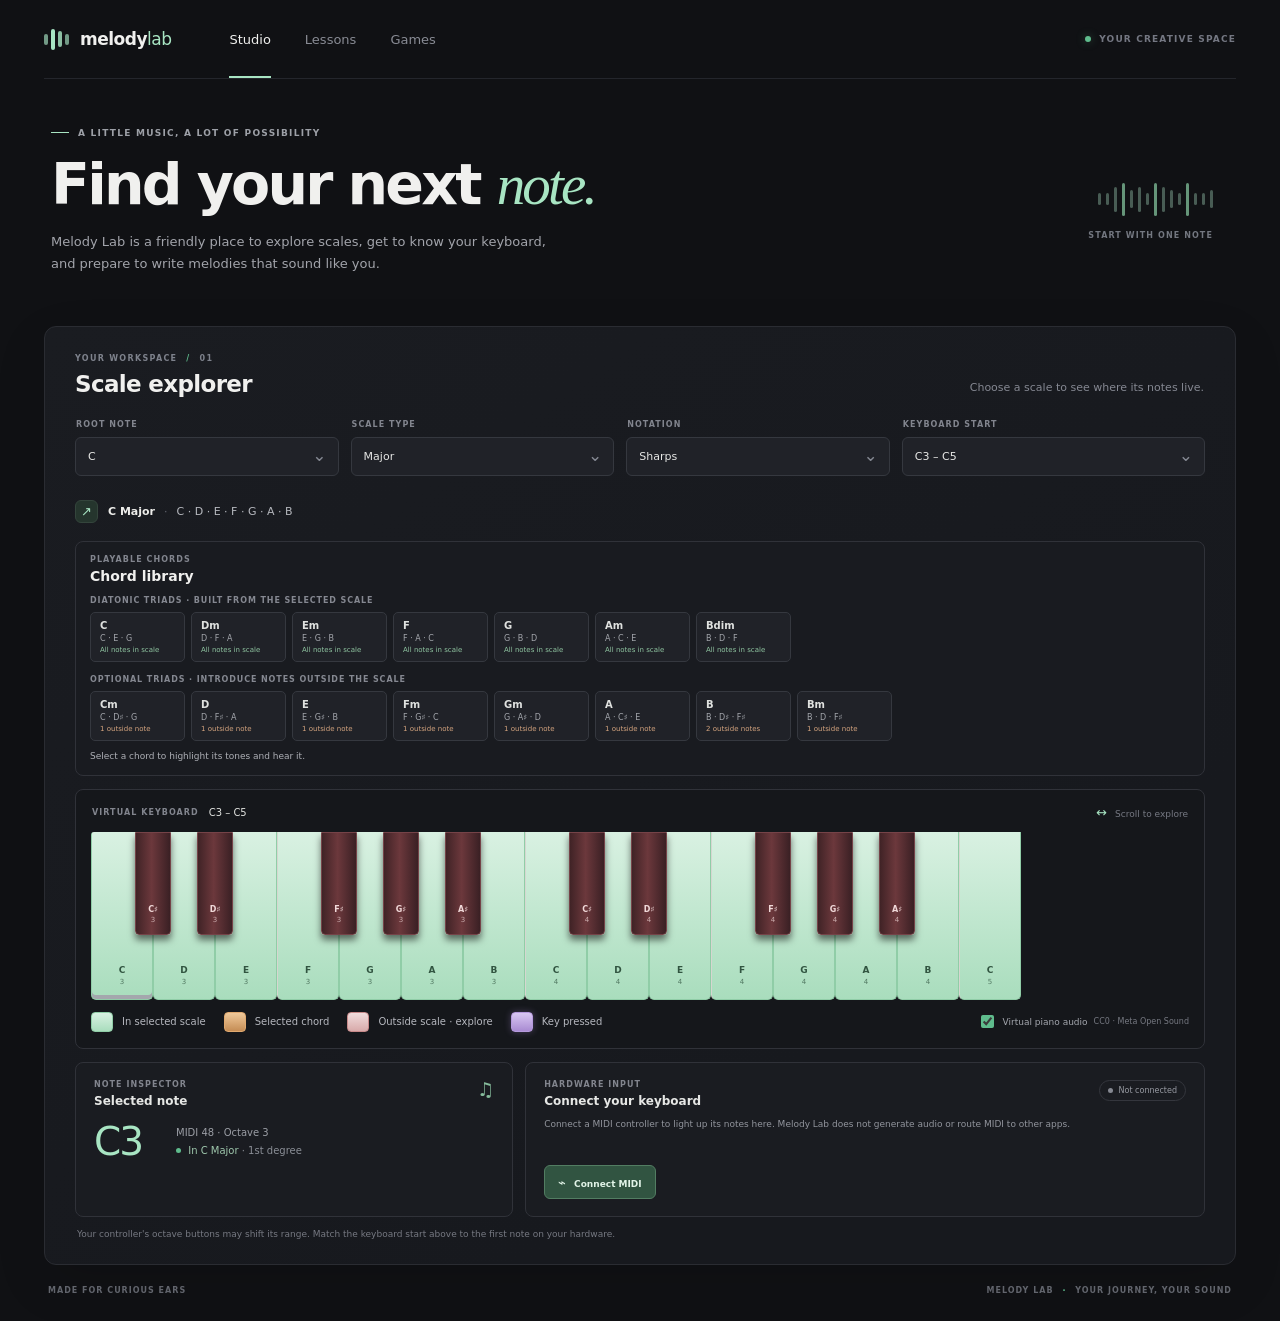
<file: index.html>
<!doctype html>
<html lang="en">
<head>
	<meta charset="utf-8">
	<meta name="viewport" content="width=device-width, initial-scale=1">
	<meta name="theme-color" content="#101114">
	<meta name="description" content="Explore musical scales and keyboard notes with Melody Lab.">
	<title>Melody Lab — Find your next note</title>
	<link rel="stylesheet" href="melodylab.css">
	<link rel="stylesheet" href="game 1/note-runner.css">
	<link rel="stylesheet" href="ear_training/ear-training.css">
	<script src="melodylab.js" defer></script>
	<script src="game 1/note-runner.js" defer></script>
	<script src="ear_training/ear-training.js" defer></script>
</head>
<body>
	<div class="app-shell">
		<header class="topbar">
			<a class="brand" href="#home" aria-label="Melody Lab home">
				<span class="brand-mark" aria-hidden="true"><span></span><span></span><span></span><span></span></span>
				<span>melody<span class="brand-light">lab</span></span>
			</a>
			<nav class="top-nav" aria-label="Main navigation">
				<a class="nav-link active" href="#studio" id="studio-nav">Studio</a>
				<a class="nav-link" href="#keyboard-explorer" id="lessons-nav">Lessons</a>
				<a class="nav-link" href="#games" id="games-nav">Games</a>
			</nav>
			<div class="topbar-note"><span class="status-dot"></span> YOUR CREATIVE SPACE</div>
		</header>

		<main id="home">
			<section class="hero" aria-labelledby="hero-title">
				<div class="hero-copy">
					<p class="eyebrow"><span class="eyebrow-line"></span> A LITTLE MUSIC, A LOT OF POSSIBILITY</p>
					<h1 id="hero-title">Find your next <em>note.</em></h1>
					<p class="hero-description">Melody Lab is a friendly place to explore scales, get to know your keyboard, and prepare to write melodies that sound like you.</p>
				</div>
				<div class="hero-side" aria-hidden="true">
					<div class="sound-wave"><i></i><i></i><i></i><i></i><i></i><i></i><i></i><i></i><i></i><i></i><i></i><i></i><i></i><i></i><i></i></div>
					<span>START WITH ONE NOTE</span>
				</div>
			</section>

			<section class="game-hub" id="games" hidden aria-labelledby="game-title">
				<div class="game-lobby" id="game-lobby">
					<div class="game-heading-row">
						<div><p class="eyebrow section-kicker">GAME 01 <span class="kicker-dot">/</span> MUSICAL PLATFORMER</p><h2 id="game-title">Note Runner</h2><p class="game-intro">The trail keeps moving. Read each note tile and play that note on your MIDI keyboard to collect, climb, spring, and shield your way forward.</p></div>
						<div class="game-art-mark" aria-hidden="true"><span>♪</span><i></i><i></i><i></i></div>
					</div>
					<div class="game-lobby-grid">
						<div class="game-brief">
							<span class="micro-label">HOW TO PLAY</span>
							<div class="brief-item"><b>01</b><span>Your runner moves automatically through the forest.</span></div>
							<div class="brief-item"><b>02</b><span>When a note tile is close, play its note in any octave.</span></div>
							<div class="brief-item"><b>03</b><span>Click the shared virtual keyboard below if you do not have MIDI connected.</span></div>
							<p class="game-no-audio">Melody Lab listens for MIDI notes but does not play them or change audio routing.</p>
						</div>
						<div class="game-setup">
							<label class="practice-toggle"><input type="checkbox" id="runner-practice" checked><span class="toggle-track" aria-hidden="true"></span><span><strong>Beginner Practice</strong><small>Keep health and hunger from interrupting play</small></span></label>
							<label class="game-select-field" for="runner-notation"><span class="control-label">NOTE SPELLING</span><span class="select-wrap"><select id="runner-notation"><option value="sharp">Prefer sharps · C♯</option><option value="flat">Prefer flats · D♭</option></select><span class="select-chevron" aria-hidden="true">⌄</span></span></label>
							<div class="game-midi-line"><span class="midi-status-badge" id="runner-midi-badge"><i></i><span id="runner-midi-status">Not connected</span></span><button class="text-button" id="runner-midi-connect" type="button">Connect MIDI</button></div>
							<button class="primary-button game-start-button" id="runner-start" type="button">Start Game <span aria-hidden="true">→</span></button>
							<button class="text-button return-link" id="runner-return-lobby" type="button">Return to Melody Lab</button>
						</div>
					</div>
					<aside class="game-discovery" aria-label="More games">
						<div>
							<span class="micro-label">A NEW ADVENTURE</span>
							<h3>The Lost Little Note</h3>
							<p>Listen for hidden piano notes, mend the Silent Bridge, and help Mumo find the way home.</p>
						</div>
						<button class="primary-button" id="lost-note-open" type="button">Visit Soundwood <span aria-hidden="true">→</span></button>
					</aside>
				</div>

				<div class="game-session" id="game-session" hidden>
					<div class="game-session-top"><div><span class="live-indicator"></span><strong>NOTE RUNNER</strong><span class="session-mode" id="runner-mode-label">BEGINNER PRACTICE</span></div><div class="game-session-actions"><button class="game-icon-button" id="runner-mute" type="button" aria-label="Mute footsteps" aria-pressed="false" title="Mute footsteps">♪</button><button class="game-icon-button" id="runner-restart" type="button" aria-label="Restart game" title="Restart">↻</button><button class="secondary-button return-game" id="runner-return" type="button">Return to Melody Lab</button></div></div>
					<div class="runner-hud" aria-label="Game status">
						<div class="hud-meter"><span>HEALTH</span><div class="meter-track"><i id="hud-health"></i></div><b id="hud-health-value">100</b></div>
						<div class="hud-meter"><span>HUNGER</span><div class="meter-track"><i id="hud-hunger"></i></div><b id="hud-hunger-value">100</b></div>
						<div class="hud-meter power-meter"><span>POWER</span><div class="meter-track"><i id="hud-power"></i></div><b id="hud-power-value">0</b></div>
						<div class="hud-score"><span>SCORE</span><b id="hud-score-value">000000</b></div>
					</div>
					<div class="runner-frame" id="runner-frame"><canvas id="runner-canvas" aria-label="Note Runner game. The character runs automatically; play the note shown on nearby tiles to interact."></canvas><div class="runner-overlay" id="runner-gameover" hidden><span class="micro-label">RUN ENDED</span><h3>Take a breath.</h3><p id="runner-gameover-copy">Your runner needs a rest.</p><button class="primary-button" id="runner-restart-overlay" type="button">Run again <span aria-hidden="true">↻</span></button></div></div>
					<p class="runner-target" id="runner-target" aria-live="polite">Watch for the next note tile.</p>
					<div class="runner-message-row"><p class="runner-feedback" id="runner-feedback" aria-live="polite">Ready when you are.</p><p class="runner-midi-detail" id="runner-midi-detail">Matching notes in any octave</p></div>
					<div class="game-keyboard-heading"><span class="micro-label">VIRTUAL KEYBOARD FALLBACK</span><span>Click a note tile’s pitch if you’re not using MIDI.</span></div>
					<div id="game-keyboard-mount"></div>
				</div>

				<section class="lost-note-game" id="lost-note-game" hidden aria-labelledby="lost-note-title">
					<div class="lost-note-heading">
						<div>
							<p class="eyebrow section-kicker">GAME 02 <span class="kicker-dot">/</span> EAR TRAINING ADVENTURE</p>
							<h2 id="lost-note-title">The Lost Little Note</h2>
						</div>
						<button class="text-button" id="lost-note-return" type="button">Back to Games <span aria-hidden="true">↗</span></button>
					</div>

					<div class="lost-note-scene" id="lost-note-scene" role="img" aria-label="A forest at sunset, with the Silent Bridge over a river">
						<div class="lost-note-bridge" id="lost-note-bridge" aria-hidden="true"></div>
						<div class="lost-note-mumo" id="lost-note-mumo" data-mood="idle" aria-hidden="true">
							<img src="ear_training/Mumo.png" alt="">
						</div>
					</div>
					<div class="lost-note-scene-caption">
						<span id="lost-note-scene-message" aria-live="polite">Mumo is waiting across the Silent Bridge.</span>
						<span id="lost-note-plank-count">0 planks restored</span>
					</div>

					<div class="lost-note-phase" id="lost-note-intro">
						<p class="micro-label">A WOODLAND TALE</p>
						<p class="lost-note-story">Somewhere in the woods of Soundwood, Mumo is stranded beyond the Silent Bridge. The bridge responds to music, but its path has vanished. Listen carefully, discover the hidden notes, and rebuild the bridge to bring Mumo home.</p>
						<div class="lost-note-actions">
							<button class="primary-button" id="lost-note-start" type="button">Start Adventure <span aria-hidden="true">→</span></button>
							<button class="secondary-button" id="lost-note-skip" type="button" hidden>Skip the story</button>
						</div>
					</div>

					<div class="lost-note-phase" id="lost-note-learn" hidden>
						<div class="lost-note-level-header">
							<div>
								<p class="micro-label" id="lost-note-level-label">LEVEL 1 · LEARN</p>
								<h3 id="lost-note-level-title">First Footsteps</h3>
								<p class="lost-note-objective" id="lost-note-level-objective"></p>
							</div>
							<div class="lost-note-best" id="lost-note-best"></div>
						</div>
						<div class="lost-note-levels" id="lost-note-levels" aria-label="Adventure levels"></div>
						<p class="lost-note-listen-hint">Each key has its own musical identity. Replay these notes as often as you like; learn to recognize their sound, not just where they sit on the keyboard.</p>
						<div class="lost-note-lessons" id="lost-note-lessons"></div>
						<p class="lost-note-feedback" id="lost-note-learn-feedback" aria-live="polite"></p>
						<div class="lost-note-actions">
							<button class="primary-button" id="lost-note-begin-round" type="button">Start listening round <span aria-hidden="true">→</span></button>
						</div>
					</div>

					<div class="lost-note-phase" id="lost-note-round" hidden>
						<div class="lost-note-round-header">
							<div>
								<p class="micro-label" id="lost-note-round-level">LEVEL 1</p>
								<h3>Listen for the hidden note</h3>
							</div>
							<div class="lost-note-round-meters">
								<span id="lost-note-question-count">Question 1 of 5</span>
								<span id="lost-note-score">Score 0</span>
								<span id="lost-note-chances">Chances 3</span>
							</div>
						</div>
						<div class="lost-note-progress" role="progressbar" id="lost-note-progress" aria-label="Bridge repair progress" aria-valuemin="0" aria-valuemax="5" aria-valuenow="0"><span id="lost-note-progress-fill"></span></div>
						<p class="lost-note-feedback" id="lost-note-feedback" aria-live="polite">Listen closely, then choose the note you heard.</p>
						<div class="lost-note-question-actions">
							<button class="secondary-button" id="lost-note-replay" type="button">Replay note <span aria-hidden="true">↻</span></button>
							<button class="text-button" id="lost-note-midi-connect" type="button">Connect MIDI</button>
							<span id="lost-note-midi-hint">Or play the exact note on your connected MIDI keyboard.</span>
						</div>
						<div class="lost-note-choices" id="lost-note-choices" role="group" aria-label="Choose the note you heard"></div>
						<div class="lost-note-actions">
							<button class="primary-button" id="lost-note-next" type="button" hidden>Next note <span aria-hidden="true">→</span></button>
						</div>
					</div>

					<div class="lost-note-phase" id="lost-note-result" hidden aria-live="polite">
						<p class="micro-label" id="lost-note-result-label">ROUND COMPLETE</p>
						<h3 id="lost-note-result-title"></h3>
						<p id="lost-note-result-copy"></p>
						<div class="lost-note-result-stats" id="lost-note-result-stats"></div>
						<div class="lost-note-actions">
							<button class="primary-button" id="lost-note-next-level" type="button" hidden>Continue adventure <span aria-hidden="true">→</span></button>
							<button class="secondary-button" id="lost-note-retry" type="button">Try this level again</button>
							<button class="text-button" id="lost-note-level-select" type="button">Choose a level</button>
						</div>
					</div>
				</section>
			</section>

			<section class="lesson-shell" id="keyboard-explorer" hidden aria-labelledby="lesson-title">
				<div class="lesson-catalog" aria-label="Lessons"><button class="secondary-button" id="open-keyboard-lesson" type="button">Keyboard Explorer</button><button class="secondary-button" id="open-chord-lesson" type="button">Lo-fi Chord Practice · Triads</button></div>
				<div class="lesson-topline">
					<div><p class="eyebrow section-kicker"><span id="lesson-number">LESSON 01</span> <span class="kicker-dot">/</span> <span id="lesson-topic">KEYBOARD FUNDAMENTALS</span></p><h2 id="lesson-title">Keyboard Explorer</h2></div>
					<button class="text-button" id="lesson-exit" type="button">Exit lesson <span aria-hidden="true">×</span></button>
				</div>
				<div class="chord-lesson" id="chord-lesson" hidden>
					<div class="lesson-progress-row">
						<span class="lesson-progress-label">LESSON 02 · LO-FI CHORD PRACTICE</span>
						<span class="lesson-progress-count" id="chord-lesson-count">Exercise 1 of 1</span>
					</div>
					<div class="progress-track chord-progress-track" role="progressbar" id="chord-progress" aria-label="Chord practice progress" aria-valuemin="0" aria-valuemax="1" aria-valuenow="0"><span id="chord-progress-fill"></span></div>
					<div class="chord-practice-card">
						<div class="chord-practice-main">
							<p class="lesson-step-number" id="chord-exercise-label">STAGE 01 · MAJOR AND MINOR TRIADS</p>
							<h3 id="chord-exercise-title">Listen, then build a chord</h3>
							<p id="chord-exercise-description">Choose a root and scale in the Scale Explorer, then learn a chord from those notes.</p>
							<div class="chord-note-row" id="chord-target-notes" aria-label="Notes to play"></div>
							<p class="chord-practice-feedback" id="chord-practice-feedback" aria-live="polite">Listen to the demonstration, then play each highlighted note on the shared keyboard or your MIDI controller.</p>
							<p class="chord-practical-tip" id="chord-practical-tip"></p>
						</div>
						<div class="chord-practice-actions">
							<span class="micro-label">HEAR THE VOICING</span>
							<button class="secondary-button" id="chord-demonstrate" type="button">Play held chord <span aria-hidden="true">♪</span></button>
							<button class="secondary-button" id="chord-broken-demo" type="button">Play broken chord <span aria-hidden="true">↗</span></button>
							<div class="chord-action-divider"></div>
							<button class="text-button" id="chord-reset" type="button">Restart practice <span aria-hidden="true">↻</span></button>
							<button class="primary-button" id="chord-next" type="button" disabled>Next chord <span aria-hidden="true">→</span></button>
						</div>
					</div>
					<p class="chord-range-note">Each exercise uses a close, three-note voicing inside the displayed 25-key range. Match your controller’s octave to <strong>Keyboard Start</strong> above; later stages can explore inversions, sevenths, rhythm, and wider two-hand voicings.</p>
				</div>

				<div class="tour-view" id="tour-view">
					<div class="lesson-progress-row">
						<span class="lesson-progress-label" id="tour-progress-label">GETTING STARTED</span>
						<span class="lesson-progress-count" id="tour-progress-count">Ready <span>/ 7</span></span>
					</div>
					<div class="progress-track" role="progressbar" id="tour-progress" aria-label="Lesson progress" aria-valuemin="0" aria-valuemax="7" aria-valuenow="0"><span id="tour-progress-fill"></span></div>
					<div class="lesson-content" aria-live="polite">
						<div class="lesson-step-marker" id="lesson-step-marker">♪</div>
						<div class="lesson-copy">
							<p class="lesson-step-number" id="lesson-step-number">A GUIDED TOUR</p>
							<h3 id="lesson-step-title">Welcome to Keyboard Explorer</h3>
							<p id="lesson-step-description">Let’s explore your keyboard and discover how notes are organized. You can use a connected MIDI controller to try the activities, or use the virtual keyboard below.</p>
							<div class="lesson-callout" id="lesson-callout">No controller? No problem. Every lesson activity can be completed with a click on the virtual keys.</div>
							<div class="lesson-visual" id="lesson-visual" aria-label="Lesson visual demonstration"></div>
							<p class="lesson-task" id="lesson-task" aria-live="polite"></p>
						</div>
					</div>
					<div class="lesson-controls">
						<button class="secondary-button" id="tour-back" type="button" disabled><span aria-hidden="true">←</span> Back</button>
						<span class="interaction-hint" id="tour-hint">Take your time; the keyboard below is part of the lesson.</span>
						<button class="primary-button" id="tour-next" type="button">Start Tour <span aria-hidden="true">→</span></button>
					</div>
				</div>

				<div class="assessment-view" id="assessment-view" hidden>
					<div class="lesson-progress-row">
						<span class="lesson-progress-label">CHECK YOUR UNDERSTANDING</span>
						<span class="lesson-progress-count">10 questions <span>· 100 points</span></span>
					</div>
					<div class="assessment-intro"><div><p class="lesson-step-number">ASSESSMENT <span>·</span> UNTIMED</p><h3>Keyboard Explorer check-in</h3><p>Ten questions, 10 points each. Score 90 to pass. Take all the time you need.</p></div><span class="assessment-score-mark" aria-hidden="true">10<span>×</span></span></div>
					<div class="question-list" id="question-list"></div>
					<div class="practical-question" id="practical-question">
						<div class="question-heading"><span class="question-number">10</span><div><h4>Find a C on the keyboard</h4><p>Select any C key below. A connected controller works too.</p></div><span class="question-points">10 PTS</span></div>
						<p class="practical-status" id="practical-status" aria-live="polite">Waiting for you to select a C key.</p>
					</div>
					<div class="assessment-actions">
						<button class="secondary-button" id="assessment-back" type="button"><span aria-hidden="true">←</span> Back to tour</button>
						<button class="primary-button" id="submit-assessment" type="button" disabled>Submit answers <span aria-hidden="true">→</span></button>
					</div>
					<div class="assessment-result" id="assessment-result" hidden aria-live="polite"></div>
				</div>
			</section>

			<section class="studio-card" id="studio" aria-labelledby="studio-title">
				<div class="section-heading">
					<div>
						<p class="eyebrow section-kicker">YOUR WORKSPACE <span class="kicker-dot">/</span> 01</p>
						<h2 id="studio-title">Scale explorer</h2>
					</div>
					<p class="section-hint">Choose a scale to see where its notes live.</p>
				</div>

				<div class="control-row" aria-label="Scale and keyboard settings">
					<label class="control-field">
						<span class="control-label">ROOT NOTE</span>
						<span class="select-wrap"><select id="root-select" aria-label="Root note"></select><span class="select-chevron" aria-hidden="true">⌄</span></span>
					</label>
					<label class="control-field">
						<span class="control-label">SCALE TYPE</span>
						<span class="select-wrap"><select id="scale-select" aria-label="Scale type"><option value="major">Major</option></select><span class="select-chevron" aria-hidden="true">⌄</span></span>
					</label>
					<label class="control-field">
						<span class="control-label">NOTATION</span>
						<span class="select-wrap"><select id="notation-select" aria-label="Note spelling"><option value="sharp">Sharps</option><option value="flat">Flats</option></select><span class="select-chevron" aria-hidden="true">⌄</span></span>
					</label>
					<label class="control-field range-field">
						<span class="control-label">KEYBOARD START</span>
						<span class="select-wrap"><select id="octave-select" aria-label="Keyboard starting octave"></select><span class="select-chevron" aria-hidden="true">⌄</span></span>
					</label>
				</div>

				<div class="scale-summary" aria-live="polite">
					<span class="scale-summary-mark" aria-hidden="true">↗</span>
					<span><strong id="scale-summary-title">C Major</strong><span class="summary-divider">·</span><span id="scale-notes">C · D · E · F · G · A · B</span></span>
				</div>
				<span id="keyboard-home-anchor" hidden></span>

				<section class="chord-library" aria-labelledby="chord-library-title">
					<div class="chord-library-heading">
						<div><span class="micro-label">PLAYABLE CHORDS</span><h3 id="chord-library-title">Chord library</h3></div>
					</div>
					<p class="chord-group-label">DIATONIC TRIADS · BUILT FROM THE SELECTED SCALE</p>
					<div class="chord-options" id="chord-options" aria-label="Chords whose notes are all in the selected scale"></div>
					<p class="chord-group-label optional-chord-label">OPTIONAL TRIADS · INTRODUCE NOTES OUTSIDE THE SCALE</p>
					<div class="chord-options" id="optional-chord-options" aria-label="Optional major and minor chords with outside notes"></div>
					<p class="chord-selection" id="chord-selection" aria-live="polite">Select a chord to highlight its tones and hear it.</p>
				</section>

				<div class="keyboard-panel">
					<div class="keyboard-meta">
						<div>
							<span class="micro-label">VIRTUAL KEYBOARD</span>
							<span class="keyboard-range" id="keyboard-range">C3 – C5</span>
						</div>
						<div class="keyboard-hint"><span class="scroll-glyph" aria-hidden="true">↔</span> Scroll to explore</div>
					</div>
					<div class="keyboard-scroll" id="keyboard-scroll" tabindex="0" aria-label="Scrollable virtual piano keyboard">
						<div class="keyboard" id="keyboard" role="group" aria-label="25-note virtual keyboard"></div>
					</div>
					<div class="keyboard-legend" aria-label="Keyboard legend">
						<span class="legend-item"><i class="legend-swatch in-scale"></i> In selected scale</span>
						<span class="legend-item"><i class="legend-swatch chord-tone"></i> Selected chord</span>
						<span class="legend-item"><i class="legend-swatch out-scale"></i> Outside scale · explore</span>
						<span class="legend-item"><i class="legend-swatch pressed"></i> Key pressed</span>
						<label class="keyboard-audio-toggle" title="Meta Open Sound piano samples are CC0 1.0 Universal"><input id="keyboard-audio-enabled" type="checkbox" checked><span>Virtual piano audio</span><span class="audio-attribution">CC0 · Meta Open Sound</span></label>
					</div>
				</div>

				<div class="bottom-grid">
					<section class="note-card" aria-labelledby="note-card-title">
						<div class="card-heading">
							<div><span class="micro-label">NOTE INSPECTOR</span><h3 id="note-card-title">Selected note</h3></div>
							<span class="inspector-icon" aria-hidden="true">♫</span>
						</div>
						<div class="note-reading" aria-live="polite">
							<span class="big-note" id="note-name">C3</span>
							<div class="note-details">
								<span id="note-midi">MIDI 48</span>
								<span class="scale-membership" id="note-membership"><i></i> In C Major <span class="degree-label">· 1st degree</span></span>
							</div>
						</div>
					</section>

					<section class="midi-card" aria-labelledby="midi-title">
						<div class="midi-card-top">
							<div class="card-heading">
								<div><span class="micro-label">HARDWARE INPUT</span><h3 id="midi-title">Connect your keyboard</h3></div>
							</div>
							<span class="midi-status-badge" id="midi-status-badge"><i></i><span id="midi-status">Not connected</span></span>
						</div>
						<p class="midi-description" id="midi-description">Connect a MIDI controller to light up its notes here. Melody Lab does not generate audio or route MIDI to other apps.</p>
						<div class="midi-controls">
							<label class="device-picker" id="device-picker-wrap">
								<span class="sr-only">MIDI input device</span>
								<select id="midi-device-select" aria-label="MIDI input device" disabled><option value="">No device selected</option></select>
							</label>
							<button class="connect-button" id="connect-midi" type="button"><span class="midi-button-icon" aria-hidden="true">⌁</span> Connect MIDI</button>
						</div>
					</section>
				</div>
				<p class="keyboard-footnote">Your controller's octave buttons may shift its range. Match the keyboard start above to the first note on your hardware.</p>
			</section>

			<footer class="page-footer"><span>MADE FOR CURIOUS EARS</span><span>MELODY LAB <i>·</i> YOUR JOURNEY, YOUR SOUND</span></footer>
		</main>
	</div>
</body>
</html>
</file>
<file: melodylab.css>
:root {
	color-scheme: dark;
	--page: #101114;
	--panel: #181a1f;
	--panel-raised: #1d2026;
	--line: #2b2e35;
	--text: #f0f0ee;
	--muted: #92959e;
	--faint: #666a74;
	--mint: #a8e5c3;
	--mint-dark: #5fbc8d;
	--warm: #e8bc86;
	--white-key-width: 62px;
	font-family: Inter, ui-sans-serif, system-ui, -apple-system, BlinkMacSystemFont, "Segoe UI", sans-serif;
	font-synthesis: none;
	text-rendering: optimizeLegibility;
}

* { box-sizing: border-box; }
html { min-width: 320px; scroll-behavior: smooth; }
body { margin: 0; background: var(--page); color: var(--text); }
button, select { font: inherit; }
button:focus-visible, select:focus-visible, a:focus-visible, .keyboard-scroll:focus-visible { outline: 2px solid var(--mint); outline-offset: 3px; }
.app-shell { width: min(1192px, calc(100% - 64px)); margin: 0 auto; }
.topbar { min-height: 78px; display: flex; align-items: center; border-bottom: 1px solid #24262c; gap: 58px; }
.brand { display: inline-flex; align-items: center; gap: 11px; text-decoration: none; color: var(--text); font-weight: 720; font-size: 17px; letter-spacing: -.5px; white-space: nowrap; }
.brand-light { color: var(--mint); font-weight: 520; }
.brand-mark { height: 24px; display: flex; align-items: center; gap: 3px; }
.brand-mark span { display: block; width: 4px; border-radius: 4px; background: var(--mint); }
.brand-mark span:nth-child(1), .brand-mark span:nth-child(4) { height: 11px; opacity: .65; }
.brand-mark span:nth-child(2) { height: 21px; }.brand-mark span:nth-child(3) { height: 16px; opacity: .82; }
.top-nav { display: flex; align-items: center; gap: 34px; height: 100%; }
.nav-link { position: relative; display: inline-flex; align-items: center; gap: 7px; height: 78px; color: #888b94; text-decoration: none; font-size: 13px; font-weight: 540; white-space: nowrap; }
.nav-link.active { color: var(--text); }
.nav-link.active::after { position: absolute; content: ""; bottom: 0; left: 0; right: 0; height: 2px; background: var(--mint); }
.soon-link span { padding: 3px 5px; border: 1px solid #34363c; border-radius: 4px; color: #777a84; font-size: 8px; letter-spacing: .6px; }
.topbar-note { display: flex; align-items: center; gap: 8px; margin-left: auto; color: #747782; font-size: 9px; font-weight: 650; letter-spacing: 1.15px; }
.status-dot { width: 6px; height: 6px; border-radius: 50%; background: var(--mint-dark); box-shadow: 0 0 10px #5fbc8d66; }
.hero { display: flex; align-items: center; justify-content: space-between; min-height: 247px; padding: 39px 7px 40px; }
.eyebrow { display: flex; align-items: center; gap: 9px; margin: 0 0 17px; color: #9da0a7; font-size: 9px; font-weight: 680; letter-spacing: 1.25px; }
.eyebrow-line { width: 18px; height: 1px; background: var(--mint); }
h1 { margin: 0; font-size: clamp(39px, 5.2vw, 57px); line-height: 1.05; font-weight: 570; letter-spacing: -2.8px; }
h1 em { color: var(--mint); font-family: Georgia, "Times New Roman", serif; font-weight: 400; }
.hero-description { max-width: 515px; margin: 16px 0 0; color: #a2a4ab; font-size: 13px; line-height: 1.75; }
.hero-side { align-self: center; min-width: 230px; display: flex; flex-direction: column; align-items: flex-end; gap: 13px; padding: 26px 16px 10px 0; color: #737780; font-size: 8px; font-weight: 650; letter-spacing: 1.1px; }
.sound-wave { height: 37px; display: flex; align-items: center; gap: 5px; }
.sound-wave i { width: 3px; border-radius: 4px; background: #566f64; height: 12px; opacity: .8; }
.sound-wave i:nth-child(3n) { height: 25px; }.sound-wave i:nth-child(4n) { height: 33px; background: #7bb692; }.sound-wave i:nth-child(5n) { height: 18px; }
.studio-card { padding: 27px 30px 22px; border: 1px solid #2a2c32; border-radius: 12px; background: linear-gradient(145deg, #1a1c21, #17191e 72%); box-shadow: 0 18px 52px #0000001a; }
.section-heading { display: flex; align-items: flex-end; justify-content: space-between; gap: 20px; }
.section-kicker { margin-bottom: 8px; font-size: 8px; color: #7e828c; letter-spacing: 1.3px; }
.kicker-dot { color: var(--mint-dark); }
.lesson-shell { margin: 2px 0 25px; padding: 22px 2px 0; border-top: 1px solid #292b31; }
.lesson-catalog { display:flex; gap:8px; margin:0 0 17px; }.lesson-catalog button { cursor:pointer; }
.chord-practice-card { display:grid; grid-template-columns:minmax(0,1fr) 215px; gap:25px; margin:17px 0 0; padding:22px; border:1px solid #38352f; border-radius:9px; background:radial-gradient(ellipse at top left,#292720,#1b1c20 65%); }
.chord-practice-main h3 { margin:0; color:#f0f0ee; font-size:21px; font-weight:560; letter-spacing:-.45px; }
.chord-practice-main > p:not(.lesson-step-number) { margin:9px 0 0; color:#b3b1aa; font-size:12px; line-height:1.7; }
.chord-note-row { display:flex; flex-wrap:wrap; gap:8px; margin:15px 0; }
.chord-note-target { display:flex; min-width:90px; flex-direction:column; gap:4px; padding:9px 11px; border:1px solid #4b493f; border-radius:6px; background:#24231f; transition:background .15s,border-color .15s; }
.chord-note-target strong { color:#f0d7b7; font-size:13px; }.chord-note-target span { color:#99958d; font-size:9px; }
.chord-note-target.complete { border-color:#4f8c68; background:#22372b; }.chord-note-target.complete strong { color:var(--mint); }
.chord-practice-main > .chord-practice-feedback { min-height:36px; padding:9px 11px; border-left:2px solid var(--warm); background:#24231f; color:#d4bd99; }
.chord-practice-main > .chord-practical-tip { color:#a5bba9; font-size:10px; }
.chord-practice-actions { display:flex; flex-direction:column; align-items:stretch; gap:9px; padding:3px 0; }
.chord-practice-actions .micro-label { margin-bottom:2px; color:#a19d92; }
.chord-practice-actions button { justify-content:center; min-height:37px; cursor:pointer; }
.chord-action-divider { height:1px; margin:4px 0; background:#393a3b; }
.chord-range-note { margin:0 2px 3px; color:#888b92; font-size:9px; line-height:1.6; }.chord-range-note strong { color:#c6c8c8; font-weight:550; }
.lesson-topline { display: flex; align-items: flex-start; justify-content: space-between; gap: 16px; }
.lesson-topline .section-kicker { margin-bottom: 8px; }
.text-button { padding: 7px 0; border: 0; background: transparent; color: #9699a1; font-size: 11px; cursor: pointer; }
.text-button:hover { color: var(--text); }.text-button span { padding-left: 5px; font-size: 15px; }
.lesson-progress-row { display: flex; align-items: center; justify-content: space-between; margin-top: 23px; }
.lesson-progress-label, .lesson-progress-count { color: #8f929b; font-size: 9px; font-weight: 680; letter-spacing: .85px; }
.lesson-progress-count { color: var(--mint); font-size: 10px; letter-spacing: 0; }.lesson-progress-count span { color: #7f828b; font-weight: 450; }
.progress-track { height: 3px; margin-top: 9px; overflow: hidden; border-radius: 4px; background: #2c2e35; }
.progress-track span { display: block; width: 0; height: 100%; border-radius: inherit; background: var(--mint-dark); transition: width .2s ease; }
.lesson-content { display: grid; grid-template-columns: 43px minmax(0, 1fr); gap: 15px; max-width: 890px; min-height: 212px; padding: 25px 0 16px; }
.lesson-step-marker { display: grid; place-items: center; width: 38px; height: 38px; border: 1px solid #3a5144; border-radius: 10px; background: #25362d; color: var(--mint); font-size: 20px; }
.lesson-step-number { margin: 0 0 7px; color: #8ac29e; font-size: 8px; font-weight: 700; letter-spacing: 1.2px; }
.lesson-copy h3, .assessment-intro h3 { margin: 0; color: #f0f0ee; font-size: 21px; font-weight: 560; letter-spacing: -.45px; }
.lesson-copy > p:not(.lesson-step-number):not(.lesson-task) { max-width: 710px; margin: 9px 0 0; color: #a8aab1; font-size: 12px; line-height: 1.7; }
.lesson-callout { max-width: 710px; margin-top: 13px; padding: 10px 12px; border-left: 2px solid #78b58e; background: #202a24; color: #b6c9bb; font-size: 10px; line-height: 1.55; }
.lesson-callout:empty { display: none; }
.lesson-visual { display: flex; flex-wrap: wrap; align-items: center; gap: 7px; margin-top: 14px; }
.lesson-chip { display: inline-flex; align-items: center; gap: 7px; min-height: 29px; padding: 0 10px; border: 1px solid #383b42; border-radius: 5px; background: #202228; color: #ced0d1; font-size: 10px; }
.lesson-chip strong { color: var(--mint); font-size: 12px; font-weight: 650; }
.lesson-chip .chip-detail { color: #858992; font-size: 9px; }
.lesson-chip.accent { border-color: #456650; background: #24352b; }
.lesson-task { min-height: 15px; margin: 12px 0 0; color: #a8d9b8; font-size: 10px; }
.lesson-controls { display: flex; align-items: center; justify-content: space-between; gap: 13px; padding: 13px 0 0; border-top: 1px solid #292b31; }
.secondary-button, .primary-button { min-height: 39px; display: inline-flex; align-items: center; justify-content: center; gap: 8px; padding: 0 14px; border: 1px solid #3a3d44; border-radius: 6px; background: #202228; color: #d6d7d8; font-size: 10px; font-weight: 620; cursor: pointer; transition: background .15s, border-color .15s; }
.secondary-button:hover:not(:disabled) { border-color: #656972; background: #282a30; }.secondary-button:disabled { opacity: .42; cursor: default; }
.primary-button { border-color: #527d62; background: #315441; color: #e1f3e7; }.primary-button:hover:not(:disabled) { border-color: #6ca27c; background: #3b654c; }.primary-button:disabled { opacity: .48; cursor: not-allowed; }
.secondary-button span, .primary-button span { font-size: 13px; }
.interaction-hint { color: #7c8089; font-size: 9px; text-align: center; }
.piano-key.lesson-highlight { position: absolute; outline: 3px solid var(--warm); outline-offset: -3px; filter: brightness(1.14); }
.piano-key.black.lesson-highlight { outline-color: var(--warm); }
.piano-key.lesson-dim:not(.pressed) { filter: brightness(.56) saturate(.45); }
.piano-key.lesson-selected { box-shadow: inset 0 -5px 0 var(--mint-dark), 0 0 0 3px #a8e5c366; }
.assessment-intro { display: flex; align-items: center; justify-content: space-between; gap: 18px; margin: 22px 0 17px; padding-bottom: 15px; border-bottom: 1px solid #292b31; }
.assessment-intro .lesson-step-number { margin-bottom: 7px; }.assessment-intro .lesson-step-number span { color: #5fbc8d; }
.assessment-intro h3 { font-size: 19px; }.assessment-intro p:last-child { margin: 6px 0 0; color: #92959d; font-size: 10px; }
.assessment-score-mark { display: grid; place-items: center; width: 46px; height: 46px; border: 1px solid #3d5546; border-radius: 50%; color: var(--mint); font-size: 15px; font-weight: 650; flex: 0 0 auto; }.assessment-score-mark span { padding-left: 2px; color: #898d95; font-size: 9px; }
.question-list { display: grid; grid-template-columns: repeat(2, minmax(0, 1fr)); gap: 10px; }
.question-card, .practical-question { padding: 13px 14px; border: 1px solid #303239; border-radius: 7px; background: #191b20; }
.question-heading { display: flex; align-items: flex-start; gap: 9px; }
.question-number { display: grid; place-items: center; width: 22px; height: 22px; border: 1px solid #3d5344; border-radius: 6px; color: var(--mint); font-size: 9px; font-weight: 700; flex: 0 0 auto; }
.question-heading h4 { margin: 2px 0 0; color: #e6e7e5; font-size: 11px; font-weight: 590; line-height: 1.45; }
.question-points { margin-left: auto; padding-top: 5px; color: #777b84; font-size: 8px; font-weight: 680; white-space: nowrap; }
.question-options { display: grid; gap: 5px; margin: 11px 0 0 31px; }
.question-option { display: flex; align-items: flex-start; gap: 8px; min-height: 28px; padding: 6px 7px; border-radius: 4px; color: #aeb0b6; font-size: 10px; line-height: 1.4; cursor: pointer; }
.question-option:hover { background: #24262c; color: #e4e5e4; }.question-option input { margin: 1px 0 0; accent-color: var(--mint-dark); flex: 0 0 auto; }
.question-card.needs-answer { border-color: #8c624c; }.question-card.correct { border-color: #4b7358; }.question-card.incorrect { border-color: #875c4d; }
.practical-question { margin-top: 10px; }.practical-question .question-heading { align-items: center; }.practical-question .question-heading h4 { font-size: 11px; }.practical-question .question-heading p { margin: 4px 0 0; color: #92959d; font-size: 9px; }
.practical-status { margin: 10px 0 0 31px; color: #90939b; font-size: 9px; }.practical-status.complete { color: var(--mint); }
.assessment-actions { display: flex; justify-content: space-between; gap: 10px; margin-top: 14px; padding-top: 12px; border-top: 1px solid #292b31; }
.assessment-result { margin-top: 14px; padding: 16px; border: 1px solid #465d4b; border-radius: 7px; background: #202a24; }
.assessment-result.failed { border-color: #694c3e; background: #2b2420; }
.assessment-result h4 { margin: 0; color: #e9eee9; font-size: 15px; font-weight: 600; }.assessment-result p { margin: 6px 0 0; color: #a8b8ab; font-size: 10px; line-height: 1.6; }
.assessment-result.failed p { color: #c6aaa0; }.result-score { float: right; color: var(--mint); font-size: 19px; font-weight: 650; }.assessment-result.failed .result-score { color: #e5b291; }
.review-list { display: flex; flex-wrap: wrap; gap: 7px; margin-top: 12px; }.review-button { min-height: 32px; padding: 0 10px; border: 1px solid #4b5d4f; border-radius: 5px; background: #202922; color: #c8dfce; font-size: 9px; cursor: pointer; }.review-button:hover { background: #2a3a2e; }
.result-actions { display: flex; flex-wrap: wrap; gap: 8px; margin-top: 13px; }
h2 { margin: 0; font-size: 23px; font-weight: 570; letter-spacing: -.65px; }
.section-hint { margin: 0 1px 3px 0; color: #858892; font-size: 11px; }
.control-row { display: flex; align-items: end; gap: 12px; margin-top: 23px; }
.control-field { min-width: 135px; flex: 1; }
.control-field.range-field { flex: 1.15; }
.control-label, .micro-label { display: block; color: #82858e; font-size: 8px; font-weight: 690; letter-spacing: 1.05px; }
.control-label { margin: 0 0 8px 1px; }
.select-wrap { position: relative; display: block; }
.select-wrap select, .device-picker select { appearance: none; width: 100%; height: 39px; padding: 0 34px 0 12px; border: 1px solid #35383f; border-radius: 6px; background: #202228; color: #e6e7e5; font-size: 11px; cursor: pointer; }
.select-wrap select:hover, .device-picker select:hover { border-color: #555961; }
.select-chevron { position: absolute; top: 8px; right: 12px; pointer-events: none; color: #858993; font-size: 17px; }
.scale-summary { display: flex; align-items: center; gap: 10px; min-height: 44px; margin-top: 13px; color: #b6b8be; font-size: 11px; }
.scale-summary-mark { display: grid; place-items: center; width: 23px; height: 23px; border: 1px solid #34453c; border-radius: 6px; background: #25352d; color: var(--mint); font-size: 13px; }
.scale-summary strong { color: #ededea; font-weight: 620; }
.chord-library { margin: 8px 0 13px; padding: 13px 14px 11px; border: 1px solid #303239; border-radius: 8px; background: #191b20; }
.chord-library-heading { display: flex; align-items: center; justify-content: space-between; gap: 12px; }
.chord-library-heading h3 { margin: 4px 0 0; font-size: 14px; font-weight: 590; }
.chord-group-label { margin: 12px 0 7px; color: #858891; font-size: 8px; font-weight: 680; letter-spacing: .9px; }
.chord-options { display: flex; flex-wrap: wrap; gap: 6px; }
.chord-choice { min-width: 95px; display: flex; flex-direction: column; align-items: flex-start; gap: 3px; padding: 7px 9px; border: 1px solid #35383f; border-radius: 5px; background: #202228; color: #dfe1df; text-align: left; cursor: pointer; }
.chord-choice strong { font-size: 10px; font-weight: 650; }
.chord-choice span { color: #a4a7ad; font-size: 8px; }
.chord-choice .chord-membership { color:#8fc5a1; font-size:7px; }.optional-chord-label { margin-top:13px; }.optional-chord-label + .chord-options .chord-membership { color:#d4a47f; }
.chord-choice:hover, .chord-choice[aria-pressed="true"] { border-color: var(--mint-dark); background: #25332b; }
.chord-selection { min-height: 14px; margin: 9px 0 0; color: #aeb0b6; font-size: 9px; line-height: 1.5; }
.summary-divider { padding: 0 9px; color: #62656e; }
.keyboard-panel { padding: 14px 15px 12px; border: 1px solid #303239; border-radius: 8px; background: #15171b; }
.keyboard-meta { display: flex; align-items: center; justify-content: space-between; padding: 1px 1px 12px; }
.keyboard-meta > div:first-child { display: flex; align-items: center; gap: 10px; }
.keyboard-range { color: #e0e2df; font-size: 10px; font-variant-numeric: tabular-nums; }
.keyboard-hint { color: #767983; font-size: 9px; }.scroll-glyph { padding-right: 5px; color: var(--mint); font-size: 13px; }
.keyboard-scroll { overflow-x: auto; overflow-y: hidden; scrollbar-color: #42454c #1c1e23; scrollbar-width: thin; border-radius: 3px; }
.keyboard { position: relative; height: 168px; width: calc(15 * var(--white-key-width)); min-width: calc(15 * var(--white-key-width)); user-select: none; }
.piano-key { position: absolute; top: 0; display: flex; align-items: flex-end; justify-content: center; padding: 0 2px 12px; cursor: pointer; transition: background-color .12s, box-shadow .12s, filter .12s; }
.piano-key.white { z-index: 1; width: var(--white-key-width); height: 168px; border: 1px solid #c5c7c7; border-top: 0; border-radius: 0 0 5px 5px; background: linear-gradient(180deg, #f3f2ed 0%, #e5e4de 100%); color: #555961; }
.piano-key.white + .piano-key.white { border-left-color: #d6d6d0; }
.piano-key.black { z-index: 2; width: 36px; height: 103px; margin-left: -18px; border: 1px solid #08090b; border-radius: 0 0 4px 4px; background: linear-gradient(90deg, #17191e, #303239 46%, #17191e); color: #c2c5c7; box-shadow: 0 5px 7px #0008; padding-bottom: 9px; }
.piano-key.black .key-label { font-size: 8px; }
.piano-key.in-scale.white { background: linear-gradient(180deg, #d9f1e2, #a9ddbd); border-color: #90cda7; color: #315440; }
.piano-key.out-scale.white { background: linear-gradient(180deg, #f1dddd, #d8aaaa); border-color: #c78a8a; color: #613737; }
.piano-key.out-scale.black { background: linear-gradient(90deg, #402326, #6c383c 46%, #3a2024); border-color: #754348; color: #f1dada; }
.piano-key.in-scale.black { background: linear-gradient(90deg, #31523e, #52775e 46%, #294437); border-color: #477459; color: #def1e4; }
.piano-key.chord-tone, .piano-key.in-scale.chord-tone { background: linear-gradient(180deg, #f0c99a, #c58d55); border-color: #e0a96f; color: #38291b; box-shadow: inset 0 -3px 0 #9b6839; }
.piano-key.black.chord-tone, .piano-key.in-scale.black.chord-tone { background: linear-gradient(90deg, #765333, #b17c49 46%, #69482e); border-color: #c18a54; color: #fff1df; }
.piano-key.pressed { background: linear-gradient(180deg, #d9c8f3, #a98bd2) !important; border-color: #b59add !important; color: #2e2340 !important; box-shadow: inset 0 -5px 0 #745b9a, 0 0 0 2px #ae91db88, 0 0 16px #ae91db55; filter: brightness(1.08); }
.piano-key.black.pressed { background: linear-gradient(90deg, #574270, #8b70b2 46%, #4a365f) !important; border-color: #9d84c3 !important; color: #f3edff !important; box-shadow: inset 0 -4px 0 #654d89, 0 0 0 2px #ae91db88, 0 0 16px #ae91db66; }
.piano-key.selected:not(.pressed) { box-shadow: inset 0 -4px 0 #a4a7ad; }
.key-label { font-size: 9px; font-weight: 650; line-height: 1.1; text-align: center; white-space: nowrap; pointer-events: none; }
.key-octave { display: block; margin-top: 3px; color: inherit; font-size: 7px; font-weight: 500; opacity: .72; }
.keyboard-legend { display: flex; align-items: center; flex-wrap: wrap; gap: 10px 18px; min-height: 36px; padding-top: 7px; }
.legend-item { display: inline-flex; align-items: center; gap: 9px; color: #b5b7be; font-size: 10px; }
.legend-swatch { width: 22px; height: 20px; flex: 0 0 22px; border: 1px solid #90cda7; border-radius: 4px; background: linear-gradient(180deg, #d9f1e2, #a9ddbd); }
.legend-swatch.out-scale { border-color: #c78a8a; background: linear-gradient(180deg, #f1dddd, #d8aaaa); }
.legend-swatch.pressed { border-color: #b59add; background: linear-gradient(180deg, #d9c8f3, #a98bd2); box-shadow: 0 0 7px #ae91db55; }
.legend-swatch.chord-tone { border-color: #e0a96f; background: linear-gradient(180deg, #f0c99a, #c58d55); }
.keyboard-audio-toggle { display: inline-flex; align-items: center; gap: 6px; margin-left: auto; color: #a4a7ae; font-size: 9px; cursor: pointer; }
.keyboard-audio-toggle input { accent-color: var(--mint-dark); }
.audio-attribution { color: #767982; font-size: 8px; }
.bottom-grid { display: grid; grid-template-columns: .87fr 1.35fr; gap: 12px; margin-top: 13px; }
.note-card, .midi-card { min-height: 155px; padding: 17px 18px; border: 1px solid #303239; border-radius: 8px; background: #1a1c21; }
.card-heading { display: flex; align-items: flex-start; justify-content: space-between; }
.card-heading h3 { margin: 5px 0 0; color: #e6e7e5; font-size: 12px; font-weight: 590; }
.inspector-icon { color: #86bc9c; font-size: 19px; line-height: 1; }
.note-reading { display: flex; align-items: center; gap: 17px; margin-top: 15px; }
.big-note { min-width: 65px; color: var(--mint); font-size: 39px; font-weight: 510; line-height: .95; letter-spacing: -2px; }
.note-details { display: flex; flex-direction: column; gap: 7px; color: #9b9ea5; font-size: 10px; }
.scale-membership { color: #9fc8ad; }.scale-membership.outside { color: #c39875; }
.scale-membership i { display: inline-block; width: 5px; height: 5px; margin: 0 4px 1px 0; border-radius: 50%; background: var(--mint-dark); }
.scale-membership.outside i { background: var(--warm); }
.degree-label { color: #8b8f97; }
.midi-card { display: flex; flex-direction: column; }
.midi-card-top { display: flex; align-items: flex-start; justify-content: space-between; gap: 14px; }
.midi-status-badge { display: inline-flex; align-items: center; gap: 6px; padding: 5px 8px; border: 1px solid #34363d; border-radius: 99px; color: #989ba3; font-size: 8px; white-space: nowrap; }
.midi-status-badge i { width: 5px; height: 5px; border-radius: 50%; background: #858891; }
.midi-status-badge.connected { color: #b1dfc2; border-color: #375443; background: #223128; }.midi-status-badge.connected i { background: var(--mint); box-shadow: 0 0 7px #a8e5c377; }
.midi-status-badge.error { color: #e4ad91; border-color: #65483b; }.midi-status-badge.error i { background: #df9874; }
.midi-description { margin: 10px 0 11px; color: #92959d; font-size: 9px; line-height: 1.5; }
.midi-controls { display: flex; gap: 8px; margin-top: auto; }
.device-picker { display: none; min-width: 0; flex: 1; }.device-picker.visible { display: block; }
.device-picker select { height: 34px; padding: 0 9px; font-size: 9px; }
.connect-button { min-height: 34px; padding: 0 13px; border: 1px solid #527d62; border-radius: 6px; background: #315441; color: #e1f3e7; font-size: 9px; font-weight: 640; white-space: nowrap; cursor: pointer; transition: background .15s, transform .15s; }
.connect-button:hover { background: #3b654c; }.connect-button:active { transform: translateY(1px); }.connect-button:disabled { cursor: wait; opacity: .62; }
.midi-button-icon { padding-right: 5px; font-size: 13px; }
.keyboard-footnote { margin: 11px 2px 0; color: #767982; font-size: 9px; line-height: 1.5; }
.page-footer { display: flex; justify-content: space-between; padding: 21px 4px 26px; color: #62656d; font-size: 8px; font-weight: 630; letter-spacing: 1px; }
.page-footer i { padding: 0 5px; color: var(--mint-dark); font-style: normal; }
.sr-only { position: absolute; width: 1px; height: 1px; padding: 0; margin: -1px; overflow: hidden; clip: rect(0, 0, 0, 0); white-space: nowrap; border: 0; }

@media (max-width: 760px) {
	.app-shell { width: min(100% - 36px, 620px); }
	.topbar { min-height: 65px; gap: 26px; }.nav-link { height: 65px; }.top-nav { gap: 19px; }
	.topbar-note { display: none; }.hero { min-height: 220px; padding: 33px 2px; }.hero-side { min-width: 150px; padding-right: 3px; }
	.studio-card { padding: 23px 20px 18px; }
	.control-row { display: grid; grid-template-columns: repeat(2, minmax(0, 1fr)); }
	.bottom-grid { grid-template-columns: 1fr; }.note-card, .midi-card { min-height: initial; }
	.note-card { padding-bottom: 20px; }.midi-card { min-height: 149px; }
	.question-list { grid-template-columns: 1fr; }
	.chord-practice-card { grid-template-columns: 1fr; gap: 17px; }.chord-practice-actions { display:grid; grid-template-columns: repeat(2,minmax(0,1fr)); align-items:center; }.chord-practice-actions .micro-label,.chord-action-divider { grid-column:1/-1; }
}
@media (max-width: 500px) {
	.app-shell { width: calc(100% - 24px); }
	.topbar { gap: 20px; }.brand { font-size: 15px; gap: 8px; }.top-nav { gap: 13px; margin-left: auto; }.nav-link { font-size: 10px; }.soon-link span { font-size: 7px; padding: 2px 3px; }
	.hero { min-height: 202px; padding: 30px 2px; }.hero-side { display: none; }.eyebrow { font-size: 8px; }.hero-description { max-width: 410px; font-size: 12px; }
	h1 { font-size: 43px; letter-spacing: -2px; }.studio-card { padding: 20px 12px 16px; }
	.section-heading { align-items: flex-start; flex-direction: column; gap: 8px; }.section-hint { font-size: 10px; }
	.control-row { gap: 10px; margin-top: 18px; }.control-field { min-width: 0; }
	.keyboard-panel { padding: 12px 10px 11px; }.keyboard-legend { flex-wrap: wrap; column-gap: 13px; row-gap: 8px; }.legend-item { font-size: 8px; }
	.chord-practice-card { padding:16px 13px; }.chord-practice-actions { grid-template-columns:1fr; }.chord-practice-actions .micro-label,.chord-action-divider { grid-column:auto; }
	.keyboard-hint { font-size: 0; }.scroll-glyph { font-size: 15px; }
	.scale-summary { font-size: 10px; }.summary-divider { padding: 0 5px; }
	.page-footer { gap: 12px; font-size: 7px; }.page-footer span:last-child { text-align: right; }
	.midi-card-top { flex-direction: column; gap: 9px; }.midi-status-badge { align-self: flex-start; }
	.lesson-shell { padding-top: 18px; }.lesson-content { grid-template-columns: 32px minmax(0, 1fr); gap: 10px; padding-top: 20px; }
	.lesson-step-marker { width: 30px; height: 30px; border-radius: 8px; font-size: 16px; }.lesson-copy h3 { font-size: 18px; }
	.lesson-controls { flex-wrap: wrap; }.interaction-hint { order: 3; width: 100%; }
	.assessment-intro { align-items: flex-start; }.question-card, .practical-question { padding: 11px 10px; }.question-options { margin-left: 26px; }
	.assessment-actions { align-items: stretch; }.assessment-actions .secondary-button, .assessment-actions .primary-button { padding: 0 9px; font-size: 9px; }
}
</file>
<file: game 1/note-runner.css>
.game-hub { margin: 0 0 28px; }
.hero[hidden] { display: none !important; }
.game-lobby { padding: 27px 30px 25px; border: 1px solid #2a2c32; border-radius: 12px; background: linear-gradient(145deg, #1a1c21, #17191e 72%); }
.game-heading-row { display: flex; align-items: center; justify-content: space-between; gap: 20px; }
.game-heading-row h2 { font-size: 28px; }
.game-intro { max-width: 630px; margin: 10px 0 0; color: #a3a6ad; font-size: 12px; line-height: 1.7; }
.game-art-mark { position: relative; display: grid; place-items: center; width: 90px; height: 90px; border: 1px solid #405746; border-radius: 50%; background: #243229; color: var(--mint); flex: 0 0 auto; }
.game-art-mark span { font-size: 33px; }.game-art-mark i { position: absolute; bottom: 17px; width: 4px; border-radius: 4px; background: #80bd91; }.game-art-mark i:nth-of-type(1) { left: 25px; height: 10px; }.game-art-mark i:nth-of-type(2) { left: 34px; height: 17px; }.game-art-mark i:nth-of-type(3) { left: 43px; height: 12px; }
.game-lobby-grid { display: grid; grid-template-columns: 1fr .72fr; gap: 30px; margin-top: 25px; padding-top: 20px; border-top: 1px solid #2c2e34; }
.game-brief { max-width: 550px; }.brief-item { display: grid; grid-template-columns: 27px minmax(0, 1fr); gap: 10px; align-items: start; margin-top: 14px; color: #b7bac0; font-size: 11px; line-height: 1.55; }.brief-item b { color: #89bd98; font-size: 9px; letter-spacing: .5px; }
.game-no-audio { margin: 17px 0 0; color: #777b84; font-size: 9px; line-height: 1.55; }
.game-setup { display: flex; flex-direction: column; gap: 14px; }.practice-toggle { display: flex; align-items: center; gap: 10px; cursor: pointer; }.practice-toggle input { position: absolute; opacity: 0; width: 1px; height: 1px; }.toggle-track { position: relative; width: 34px; height: 19px; border: 1px solid #4a4d55; border-radius: 99px; background: #2b2d34; flex: 0 0 auto; transition: background .15s; }.toggle-track::after { position: absolute; top: 3px; left: 3px; width: 11px; height: 11px; border-radius: 50%; background: #a1a4aa; content: ""; transition: transform .15s, background .15s; }.practice-toggle input:checked + .toggle-track { border-color: #588063; background: #355240; }.practice-toggle input:checked + .toggle-track::after { transform: translateX(15px); background: var(--mint); }.practice-toggle input:focus-visible + .toggle-track { outline: 2px solid var(--mint); outline-offset: 3px; }.practice-toggle strong, .practice-toggle small { display: block; }.practice-toggle strong { color: #e3e5e2; font-size: 11px; font-weight: 620; }.practice-toggle small { margin-top: 3px; color: #82858e; font-size: 9px; line-height: 1.4; }
.game-select-field { display: block; }.game-select-field .control-label { margin-bottom: 7px; }.game-select-field select { height: 36px; font-size: 10px; }
.game-midi-line { display: flex; align-items: center; justify-content: space-between; gap: 12px; min-height: 30px; }.game-midi-line .text-button { font-size: 10px; }.game-start-button { min-height: 43px; width: 100%; font-size: 11px; }.return-link { align-self: center; margin-top: -7px; font-size: 9px; }
.game-session { padding: 17px 20px 18px; border: 1px solid #2a2c32; border-radius: 10px; background: #17191e; }
.game-session-top { display: flex; align-items: center; justify-content: space-between; gap: 12px; min-height: 30px; }.game-session-top > div:first-child { display: flex; align-items: center; gap: 9px; color: #e6e8e5; font-size: 9px; letter-spacing: .8px; }.live-indicator { width: 6px; height: 6px; border-radius: 50%; background: #9bdcb0; box-shadow: 0 0 8px #9bdcb066; }.session-mode { padding: 4px 6px; border: 1px solid #384b3e; border-radius: 4px; color: #a9d7b6; font-size: 7px; letter-spacing: .5px; }
.game-session-actions { display: flex; align-items: center; gap: 7px; }.game-icon-button { display: grid; place-items: center; width: 33px; height: 33px; border: 1px solid #3a3d44; border-radius: 6px; background: #202228; color: #c7cac8; font-size: 17px; cursor: pointer; }.game-icon-button:hover, .game-icon-button[aria-pressed="true"] { border-color: #66876e; color: var(--mint); }.return-game { min-height: 33px; font-size: 9px; }
.runner-hud { display: grid; grid-template-columns: 1fr 1fr 1fr auto; align-items: center; gap: 16px; margin: 14px 0 10px; padding: 10px 12px; border: 1px solid #303239; border-radius: 7px; background: #1d2025; }.hud-meter { display: grid; grid-template-columns: auto minmax(45px, 1fr) 25px; align-items: center; gap: 8px; }.hud-meter > span, .hud-score > span { color: #898d96; font-size: 7px; font-weight: 700; letter-spacing: .8px; }.hud-meter > b, .hud-score > b { color: #daddd9; font-size: 9px; font-variant-numeric: tabular-nums; text-align: right; }.meter-track { height: 6px; overflow: hidden; border-radius: 99px; background: #34373d; }.meter-track i { display: block; width: 100%; height: 100%; border-radius: inherit; background: #85c895; transition: width .2s; }.power-meter .meter-track i { background: #80c9c0; }.hud-score { display: grid; gap: 4px; min-width: 69px; padding-left: 13px; border-left: 1px solid #383a41; }.hud-score > b { color: var(--mint); font-size: 12px; letter-spacing: 1px; }
.runner-frame { position: relative; overflow: hidden; width: 100%; aspect-ratio: 16 / 7; min-height: 245px; max-height: 500px; border: 1px solid #31383a; border-radius: 7px; background: #b9eff0; }.runner-frame canvas { display: block; width: 100%; height: 100%; image-rendering: auto; }
.runner-overlay { position: absolute; inset: 0; display: flex; flex-direction: column; align-items: center; justify-content: center; padding: 20px; background: #101714d9; text-align: center; }.runner-overlay[hidden] { display: none; }.runner-overlay .micro-label { color: #a3d5ae; }.runner-overlay h3 { margin: 9px 0 0; font-size: 24px; font-weight: 570; }.runner-overlay p { max-width: 360px; margin: 8px 0 18px; color: #c0c6c0; font-size: 11px; line-height: 1.6; }
.runner-target { min-height: 16px; margin: 8px 2px 0; color: #d5e7d8; font-size: 10px; font-weight: 570; }
.runner-message-row { display: flex; align-items: baseline; justify-content: space-between; gap: 10px; min-height: 34px; }.runner-feedback { margin: 9px 0; color: #c0c4c0; font-size: 10px; }.runner-feedback[data-kind="correct"] { color: #a9e1b9; }.runner-feedback[data-kind="wrong"] { color: #edb29b; }.runner-midi-detail { margin: 9px 0; color: #777c85; font-size: 9px; }
.game-keyboard-heading { display: flex; align-items: baseline; justify-content: space-between; gap: 12px; margin: 10px 2px 8px; }.game-keyboard-heading > span:last-child { color: #858992; font-size: 9px; }.runner-keyboard-panel { margin-top: 0; }.runner-keyboard-panel .keyboard-legend { display: none; }.runner-keyboard-panel .keyboard-meta { padding-bottom: 8px; }

@media (max-width: 760px) {
	.game-lobby { padding: 22px 20px; }.game-lobby-grid { grid-template-columns: 1fr; gap: 20px; }.game-setup { display: grid; grid-template-columns: 1fr 1fr; align-items: center; }.game-setup .practice-toggle, .game-midi-line, .game-start-button, .return-link { grid-column: 1 / -1; }.game-midi-line { grid-row: 3; }.game-setup .practice-toggle { grid-row: 1; }.game-select-field { grid-row: 2; }.game-start-button { grid-row: 4; }.return-link { grid-row: 5; }.runner-hud { gap: 9px; padding: 9px; }
}
@media (max-width: 500px) {
	.game-lobby { padding: 18px 13px; }.game-heading-row { align-items: flex-start; }.game-heading-row h2 { font-size: 24px; }.game-art-mark { width: 62px; height: 62px; }.game-art-mark span { font-size: 24px; }.game-art-mark i { bottom: 10px; }.game-art-mark i:nth-of-type(1) { left: 16px; }.game-art-mark i:nth-of-type(2) { left: 24px; }.game-art-mark i:nth-of-type(3) { left: 32px; }.game-intro { font-size: 11px; }.game-setup { display: flex; }.runner-session { padding: 12px 10px; }.game-session { padding: 12px 10px; }.game-session-top { align-items: flex-start; }.game-session-top > div:first-child { flex-wrap: wrap; }.game-session-actions { gap: 4px; }.return-game { padding: 0 7px; font-size: 8px; }.game-icon-button { width: 30px; height: 30px; }
	.runner-hud { grid-template-columns: 1fr 1fr; gap: 9px 12px; }.hud-score { min-width: 0; padding-left: 0; border-left: 0; }.runner-frame { min-height: 210px; aspect-ratio: 4 / 3; }.runner-message-row { align-items: flex-start; flex-direction: column; gap: 0; padding: 2px 0; }.runner-feedback, .runner-midi-detail { margin: 4px 0; }.game-keyboard-heading { align-items: flex-start; flex-direction: column; gap: 5px; }
}
</file>
<file: ear_training/ear-training.css>
.game-discovery { display: flex; align-items: center; justify-content: space-between; gap: 18px; margin-top: 18px; padding: 15px 17px; border: 1px solid #3a4638; border-radius: 8px; background: linear-gradient(110deg, #222a22, #1b201c); }
.game-discovery h3 { margin: 4px 0; color: #f0f0ee; font-size: 14px; font-weight: 580; }
.game-discovery p { margin: 0; color: #a6ada3; font-size: 10px; line-height: 1.5; }
.game-discovery .primary-button { flex: 0 0 auto; }
.lost-note-game { margin-top: 2px; padding: 22px 2px 12px; border-top: 1px solid #292b31; }
.lost-note-heading { display: flex; align-items: flex-start; justify-content: space-between; gap: 15px; margin-bottom: 16px; }
.lost-note-heading .section-kicker { margin-bottom: 7px; }
.lost-note-heading h2 { margin: 0; color: var(--text); font-size: 23px; font-weight: 560; letter-spacing: -.5px; }
.lost-note-scene { position: relative; width: 100%; min-height: 205px; aspect-ratio: 1672 / 941; overflow: hidden; border: 1px solid #57452d; border-radius: 9px; background: #253b39 url("Background.png") center / cover no-repeat; isolation: isolate; }
.lost-note-bridge { position: absolute; z-index: 1; top: 63.2%; left: 35.2%; width: 56%; height: 9%; display: grid; grid-template-columns: repeat(var(--bridge-plank-count, 5), minmax(0, 1fr)); gap: 1.2%; perspective: 350px; transform: rotate(-1deg); }
.lost-note-plank { border: 1px solid #24170e; border-radius: 2px 2px 4px 4px; background: linear-gradient(180deg, #102326e8, #152b30f2 68%, #0b171b); box-shadow: inset 0 1px #56706e55, 0 3px 3px #12140f88; transition: opacity .22s, transform .28s cubic-bezier(.2,.75,.35,1), background-color .2s; }
.lost-note-plank.is-restored { border-color: #5f3518; background: linear-gradient(180deg, #b97a3e, #8e542b 57%, #63391f); box-shadow: inset 0 2px #f4c27b99, inset 0 -3px #402316, 0 3px 4px #15110c88; transform: translateY(-1px) rotateX(0); }
.lost-note-mumo { position: absolute; z-index: 2; left: 76%; top: 38%; width: clamp(76px, 13%, 156px); aspect-ratio: 1.13; overflow: hidden; filter: drop-shadow(0 7px 4px #1118); animation: lost-note-idle 2.7s ease-in-out infinite; }
.lost-note-mumo img { position: absolute; left: -106%; top: -20%; width: 512%; max-width: none; height: auto; }
.lost-note-mumo[data-mood="blink"] img { left: -206%; }
.lost-note-mumo[data-mood="worried"] { left: 76%; animation: lost-note-worry .38s ease-in-out 2; }
.lost-note-mumo[data-mood="worried"] img { left: -306%; }
.lost-note-mumo[data-mood="happy"] { left: 76%; animation: lost-note-happy .48s ease-in-out 3; }
.lost-note-mumo[data-mood="happy"] img { left: -406%; }
.lost-note-scene-caption { display: flex; justify-content: space-between; gap: 12px; padding: 7px 2px 12px; color: #a4a69f; font-size: 9px; }
.lost-note-scene-caption span:last-child { color: #d5b47e; font-variant-numeric: tabular-nums; }
.lost-note-phase { margin-top: 8px; padding: 18px; border: 1px solid #34332d; border-radius: 9px; background: linear-gradient(145deg, #201f1a, #191a18 72%); }
.lost-note-phase[hidden] { display: none; }
.lost-note-phase > .micro-label { color: #c5a16c; }
.lost-note-story { max-width: 750px; margin: 10px 0 17px; color: #ded4c1; font-family: Georgia, "Times New Roman", serif; font-size: clamp(15px, 2vw, 19px); line-height: 1.65; }
.lost-note-actions { display: flex; align-items: center; flex-wrap: wrap; gap: 9px; margin-top: 15px; }
.lost-note-actions .text-button { margin-left: 3px; }
.lost-note-level-header, .lost-note-round-header { display: flex; align-items: flex-start; justify-content: space-between; gap: 14px; }
.lost-note-level-header h3, .lost-note-round-header h3, #lost-note-result h3 { margin: 4px 0 0; color: #f1e9da; font-size: 18px; font-weight: 570; }
.lost-note-objective { margin: 6px 0 0; color: #b4b1a7; font-size: 11px; line-height: 1.55; }
.lost-note-best { color: #cfb784; font-size: 9px; text-align: right; line-height: 1.6; }
.lost-note-levels { display: grid; grid-template-columns: repeat(3, minmax(0, 1fr)); gap: 8px; margin: 15px 0; }
.lost-note-level-button { min-height: 64px; padding: 9px 10px; border: 1px solid #484237; border-radius: 6px; background: #292820; color: #e6ddc8; text-align: left; cursor: pointer; transition: border-color .15s, background .15s; }
.lost-note-level-button:hover:not(:disabled), .lost-note-level-button[aria-current="step"] { border-color: #ae8855; background: #343025; }
.lost-note-level-button:disabled { cursor: not-allowed; opacity: .46; }
.lost-note-level-button strong, .lost-note-level-button span { display: block; }
.lost-note-level-button strong { font-size: 10px; font-weight: 650; }
.lost-note-level-button span { margin-top: 4px; color: #b8aa8a; font-size: 8px; line-height: 1.4; }
.lost-note-listen-hint { margin: 13px 0 11px; color: #c1b9a7; font-size: 10px; line-height: 1.55; }
.lost-note-lessons { display: grid; grid-template-columns: repeat(2, minmax(0, 1fr)); gap: 8px; }
.lost-note-note-card { display: grid; grid-template-columns: minmax(86px, auto) minmax(0, 1fr); align-items: center; gap: 10px; padding: 10px; border: 1px solid #403d32; border-radius: 7px; background: #24231d; }
.lost-note-note-info { display: flex; flex-direction: column; align-items: flex-start; gap: 6px; }
.lost-note-note-info strong { color: #f2e6d0; font-size: 13px; font-weight: 620; }
.lost-note-note-info small { color: #9e9b8e; font-size: 8px; }
.lost-note-note-info .secondary-button { min-height: 29px; padding: 0 9px; border-color: #5b503a; background: #343024; color: #ebd5ac; font-size: 9px; }
.lost-mini-keyboard { position: relative; width: 100%; max-width: 184px; height: 39px; justify-self: end; }
.lost-mini-whites { position: absolute; inset: 0; display: flex; }
.lost-mini-white { flex: 1; border: 1px solid #c6c2b4; border-radius: 0 0 2px 2px; background: linear-gradient(180deg, #eee8d8, #c7c0ad); }
.lost-mini-white.is-target { background: linear-gradient(180deg, #f0c56e, #a76e2b); box-shadow: inset 0 -3px #65411e; }
.lost-mini-black { position: absolute; z-index: 1; top: 0; width: 6%; height: 60%; border: 1px solid #17140f; border-radius: 0 0 2px 2px; background: linear-gradient(90deg, #171714, #3a3428, #171714); transform: translateX(-50%); }
.lost-mini-black.is-target { background: linear-gradient(90deg, #8d531f, #d99b42, #80501f); }
.lost-note-round-meters { display: flex; flex-wrap: wrap; justify-content: flex-end; gap: 6px; color: #cfb784; font-size: 8px; }
.lost-note-round-meters span { padding: 5px 7px; border: 1px solid #4b4333; border-radius: 99px; background: #2b291f; white-space: nowrap; }
.lost-note-progress { height: 7px; margin: 14px 0 12px; overflow: hidden; border: 1px solid #675135; border-radius: 99px; background: #171b18; }
.lost-note-progress span { display: block; width: 0; height: 100%; border-radius: inherit; background: linear-gradient(90deg, #9b6331, #e2ae5f); transition: width .32s ease; }
.lost-note-feedback { min-height: 20px; margin: 10px 0; color: #e0d3b8; font-size: 11px; line-height: 1.5; }
.lost-note-feedback.is-correct { color: #aed4a4; }
.lost-note-feedback.is-wrong, .lost-note-feedback.is-audio-error { color: #e5a08b; }
.lost-note-question-actions { display: flex; align-items: center; flex-wrap: wrap; gap: 10px; }
.lost-note-question-actions .secondary-button { border-color: #64513a; background: #352b20; color: #f0d19b; }
.lost-note-question-actions > span { color: #a7a292; font-size: 9px; }
.lost-note-choices { display: grid; grid-template-columns: repeat(4, minmax(0, 1fr)); gap: 8px; margin-top: 13px; }
.lost-note-choice { min-height: 44px; padding: 8px; border: 1px solid #63523a; border-radius: 6px; background: #302c22; color: #f0e2c7; font-size: 14px; font-weight: 620; cursor: pointer; transition: background .15s, border-color .15s, transform .15s; }
.lost-note-choice:hover:not(:disabled) { border-color: #d0a55d; background: #403522; transform: translateY(-1px); }
.lost-note-choice:disabled { cursor: default; }
.lost-note-choice.is-correct { border-color: #709d62; background: #263627; color: #c3e1b6; }
.lost-note-choice.is-incorrect { border-color: #ad6851; background: #3a2823; color: #efb29b; }
.lost-note-result-stats { display: flex; flex-wrap: wrap; gap: 8px; margin: 16px 0 4px; }
.lost-note-result-stat { min-width: 100px; padding: 10px 12px; border: 1px solid #494333; border-radius: 6px; background: #2a281f; }
.lost-note-result-stat strong, .lost-note-result-stat span { display: block; }
.lost-note-result-stat strong { color: #f1e3c4; font-size: 17px; }
.lost-note-result-stat span { margin-top: 3px; color: #aaa18c; font-size: 8px; text-transform: uppercase; letter-spacing: .65px; }
@keyframes lost-note-idle { 0%, 100% { transform: translateY(0); } 50% { transform: translateY(-4px); } }
@keyframes lost-note-worry { 0%, 100% { transform: rotate(0); } 25%, 75% { transform: rotate(-4deg); } 50% { transform: rotate(4deg); } }
@keyframes lost-note-happy { 0%, 100% { transform: translateY(0); } 50% { transform: translateY(-12px); } }

@media (max-width: 600px) {
	.game-discovery { align-items: flex-start; flex-direction: column; }
	.game-discovery .primary-button { width: 100%; justify-content: center; }
	.lost-note-phase { padding: 13px; }
	.lost-note-lessons { grid-template-columns: 1fr; }
	.lost-note-levels { grid-template-columns: 1fr; }
	.lost-note-level-button { min-height: 0; }
	.lost-note-choices { grid-template-columns: repeat(2, minmax(0, 1fr)); }
	.lost-note-round-header { flex-direction: column; }
	.lost-note-round-meters { justify-content: flex-start; }
	.lost-note-scene-caption { font-size: 8px; }
	.lost-note-note-card { grid-template-columns: 92px minmax(0, 1fr); }
	.lost-mini-keyboard { max-width: 150px; }
}
@media (prefers-reduced-motion: reduce) {
	.lost-note-mumo, .lost-note-mumo[data-mood] { animation: none; }
	.lost-note-plank, .lost-note-progress span, .lost-note-level-button, .lost-note-choice { transition: none; }
}
</file>
